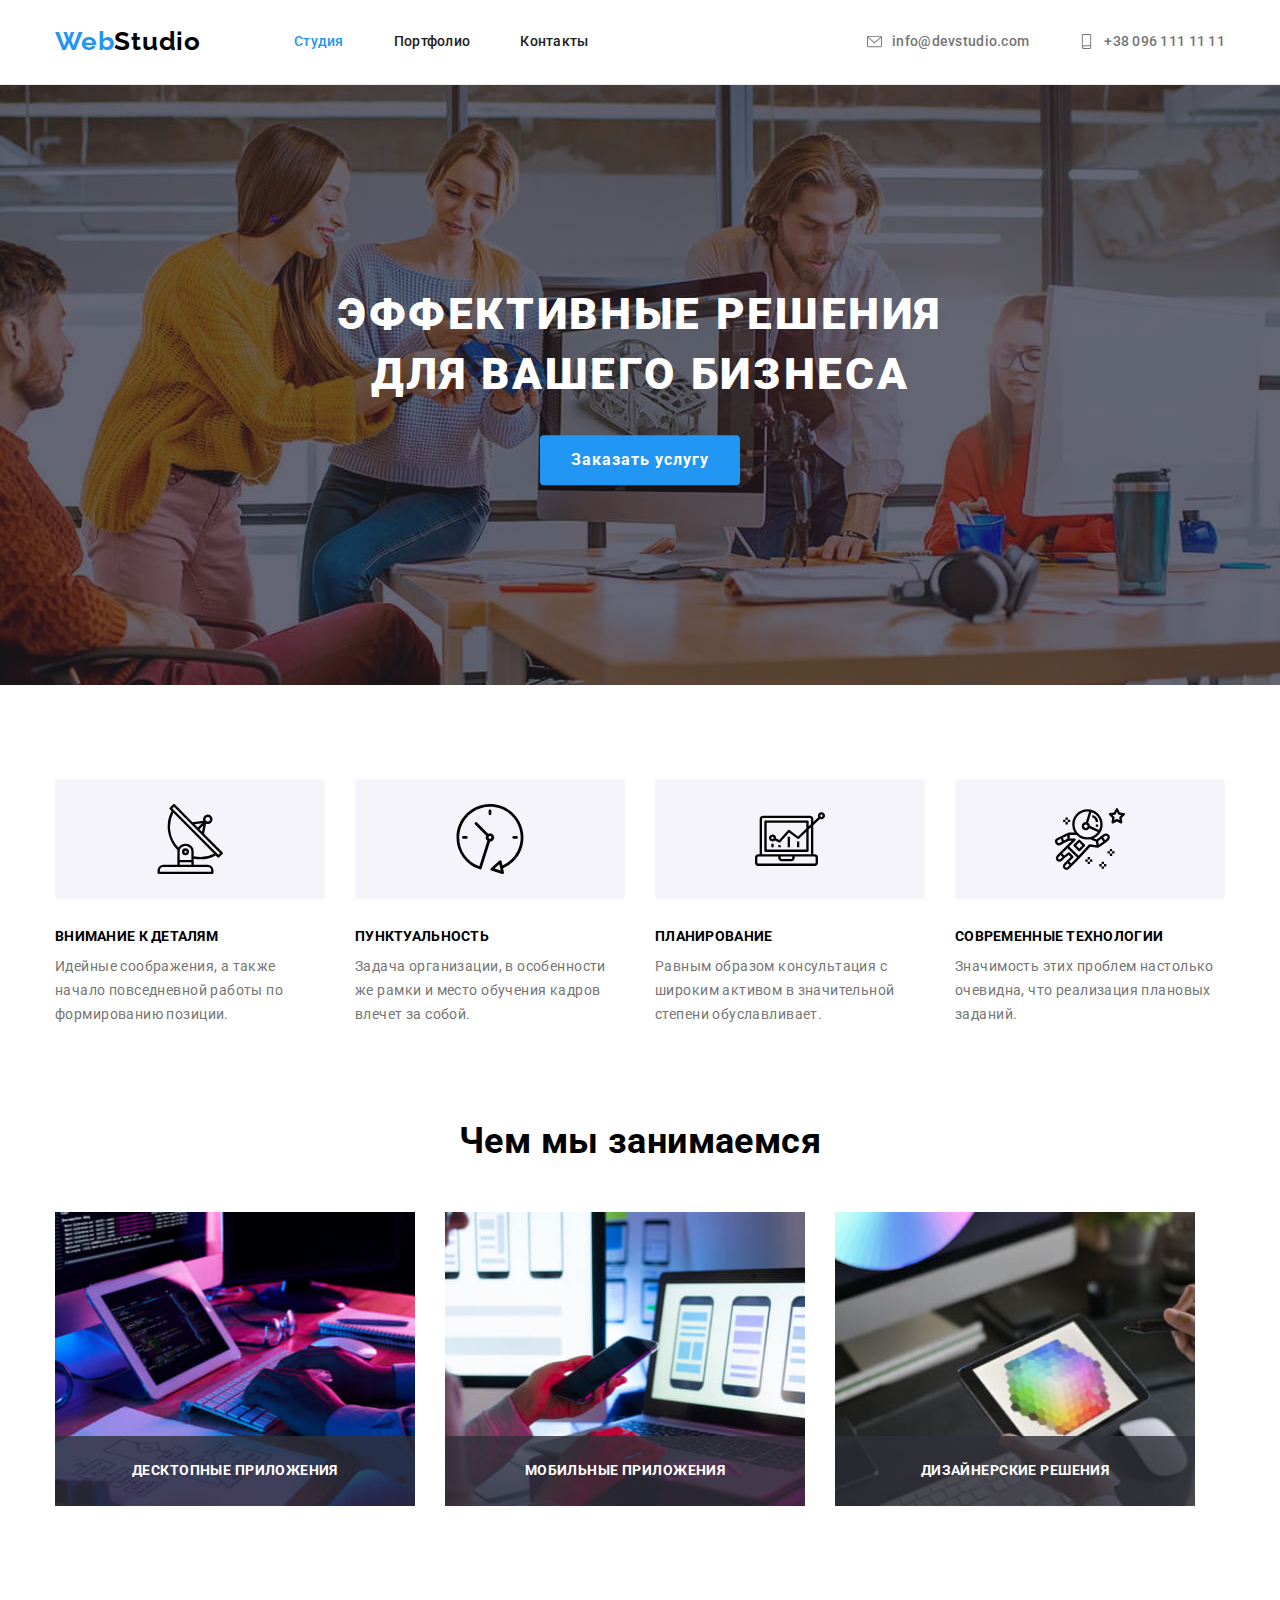
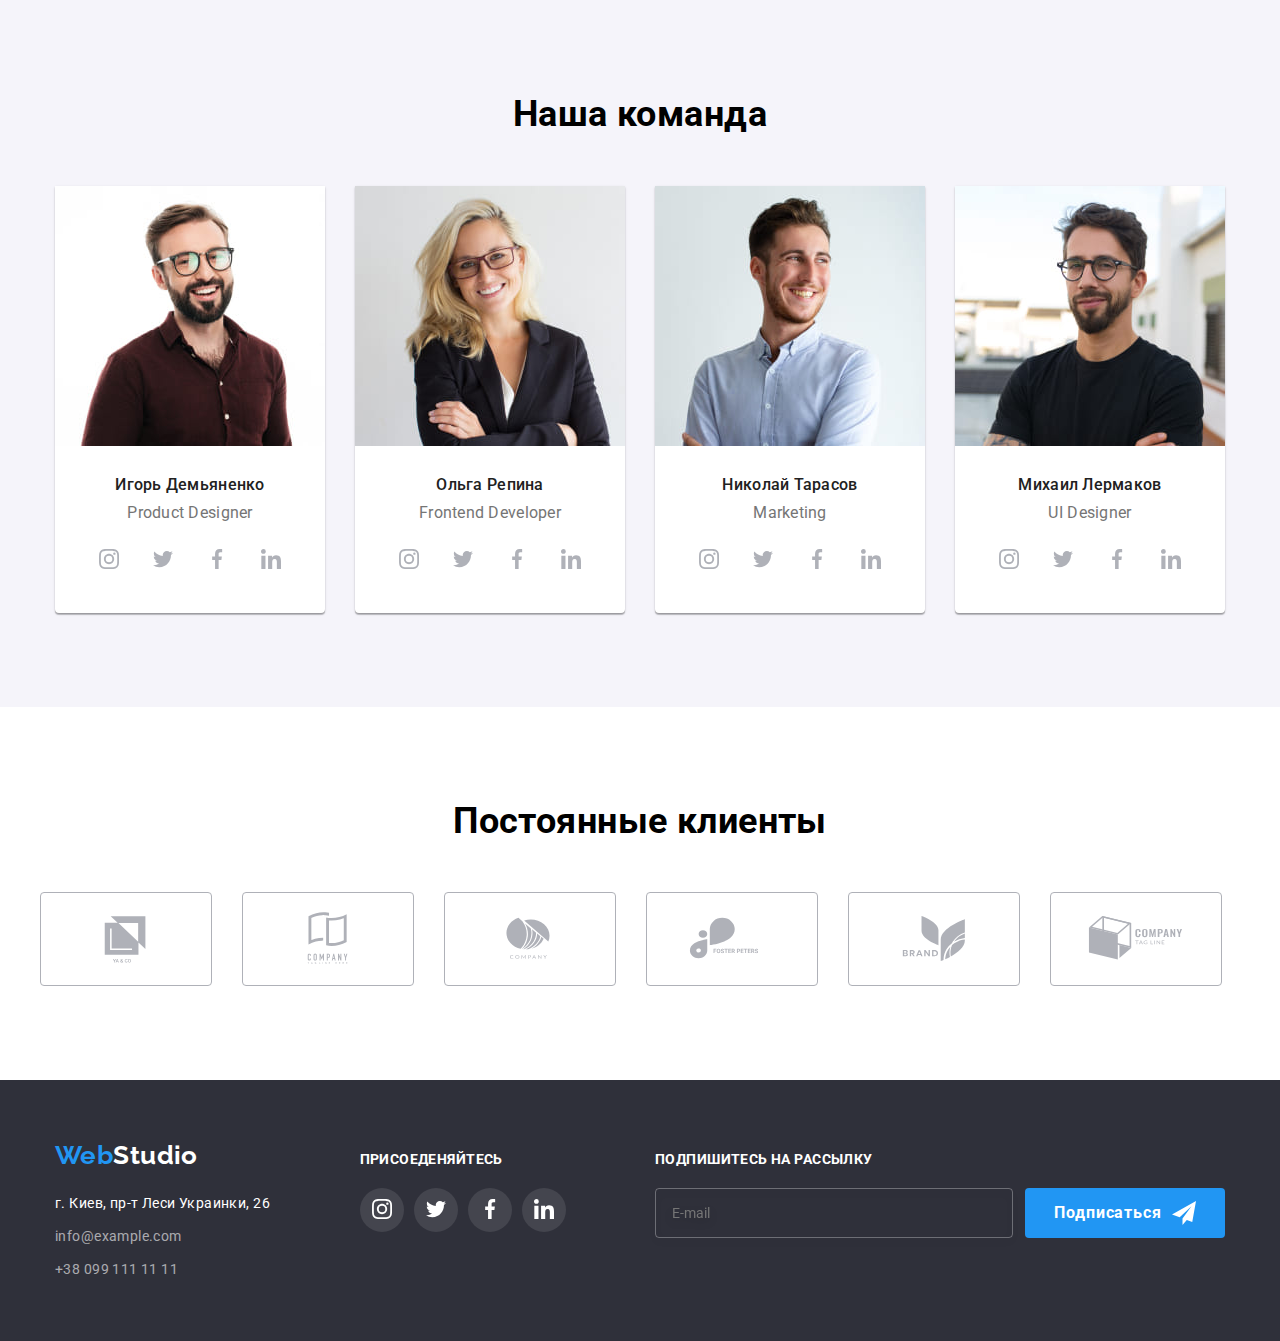
<file: index.html>
<!DOCTYPE html>
<html lang="ru">
  <head>
    <meta charset="UTF-8" />
    <meta http-equiv="X-UA-Compatible" content="IE=edge" />
    <meta name="viewport" content="width=device-width, initial-scale=1.0" />
    <link
      rel="stylesheet"
      href="https://cdnjs.cloudflare.com/ajax/libs/modern-normalize/1.1.0/modern-normalize.min.css"
    />
    <link rel="stylesheet" href="./css/main.min.css" />
    <link rel="preconnect" href="https://fonts.googleapis.com" />
    <link rel="preconnect" href="https://fonts.gstatic.com" crossorigin />
    <link
      href="https://fonts.googleapis.com/css2?family=Raleway:wght@700&display=swap"
      rel="stylesheet"
    />
    <link
      href="https://fonts.googleapis.com/css2?family=Roboto:wght@400;500;700;900&display=swap"
      rel="stylesheet"
    />

    <title>Document</title>
  </head>
  <body>
    <header>
      <div class="container flex position">
        <nav class="nav-menu">
          <a class="nav-menu__link" href="./index.html"
            ><p class="nav-menu__logo nav-menu__logo--part2">
              <span class="nav-menu__logo nav-menu__logo--part1">Web</span
              >Studio
            </p>
          </a>
          <ul class="nav-list">
            <li class="nav-list__element no-margin-left">
              <a
                class="nav-list__link nav-list__link--active"
                href="./index.html"
                >Студия</a
              >
            </li>
            <li class="nav-list__element">
              <a class="nav-list__link" href="./portfolio.html">Портфолио</a>
            </li>
            <li class="nav-list__element">
              <a class="nav-list__link" href="">Контакты</a>
            </li>
          </ul>
        </nav>
        <ul class="header-contacts">
          <li class="header-contacts__item">
            <a class="header-contacts__mail" href="mailto:info@devstudio.com">
              <svg class="mail-icon">
                <use href="./images/symbol-defs.svg#icon-envelope-1"></use>
              </svg>
              info@devstudio.com
            </a>
          </li>
          <li class="header-contacts__item">
            <a class="header-contacts__phone" href="tel:+380991111111">
              <svg class="phone-icon">
                <use href="./images/symbol-defs.svg#icon-smartphone-1"></use>
              </svg>
              +38 096 111 11 11
            </a>
          </li>
        </ul>
        <button type="button" class="nav-menu__button" data-modal-open-mobile>
          <svg class="nav-menu__svg">
            <use
              class="nav-menu__svg--open"
              href="./images/symbol-defs.svg#icon-menu_40px-1"
            ></use>
          </svg>
        </button>
      </div>
    </header>
    <main>
      <section class="hero">
        <div class="hero__block">
          <h1 class="hero-text">ЭФФЕКТИВНЫЕ РЕШЕНИЯ ДЛЯ ВАШЕГО БИЗНЕСА</h1>
          <button type="button" class="hero-button" data-modal-open>
            Заказать услугу
          </button>
        </div>
      </section>
      <section class="section">
        <h2 class="visually-hidden">Коротко о нашей компании и подходе</h2>
        <div class="container">
          <ul class="about-us">
            <li class="about-us__item">
              <div class="about-us-svg-container">
                <svg class="about-us-svg-container__svg">
                  <use href="./images/symbol-defs.svg#icon-Group"></use>
                </svg>
              </div>
              <h3 class="about-us__head">ВНИМАНИЕ К ДЕТАЛЯМ</h3>
              <p class="about-us__text">
                Идейные соображения, а также начало повседневной работы по
                формированию позиции.
              </p>
            </li>
            <li class="about-us__item">
              <div class="about-us-svg-container">
                <svg class="about-us-svg-container__svg">
                  <use href="./images/symbol-defs.svg#icon-clock-1"></use>
                </svg>
              </div>
              <h3 class="about-us__head">ПУНКТУАЛЬНОСТЬ</h3>
              <p class="about-us__text">
                Задача организации, в особенности же рамки и место обучения
                кадров влечет за собой.
              </p>
            </li>
            <li class="about-us__item">
              <div class="about-us-svg-container">
                <svg class="about-us-svg-container__svg">
                  <use href="./images/symbol-defs.svg#icon-diagram-1"></use>
                </svg>
              </div>
              <h3 class="about-us__head">ПЛАНИРОВАНИЕ</h3>
              <p class="about-us__text">
                Равным образом консультация с широким активом в значительной
                степени обуславливает.
              </p>
            </li>
            <li class="about-us__item">
              <div class="about-us-svg-container">
                <svg class="about-us-svg-container__svg">
                  <use href="./images/symbol-defs.svg#icon-astronaut-1"></use>
                </svg>
              </div>
              <h3 class="about-us__head">СОВРЕМЕННЫЕ ТЕХНОЛОГИИ</h3>
              <p class="about-us__text">
                Значимость этих проблем настолько очевидна, что реализация
                плановых заданий.
              </p>
            </li>
          </ul>
        </div>
      </section>
      <section class="section section-no-padding-top display">
        <div class="container">
          <h2 class="what-we-do">Чем мы занимаемся</h2>
          <ul class="list-settings">
            <li class="cards-wdw">
              <div class="wdw-div">
                <picture>
                  <source
                    srcset="
                      ./images/desktop/img16.jpg   1x,
                      ./images/desktop/img162x.jpg 2x
                    "
                    media="(min-width: 1199px)"
                  />
                  <img
                    src="images/photo1.jpg"
                    alt="photo from section what do we do"
                    width="370"
                    height="294"
                  />
                </picture>
                <p class="wdw-description">ДЕСКТОПНЫЕ ПРИЛОЖЕНИЯ</p>
              </div>
            </li>
            <li class="cards-wdw">
              <div class="wdw-div">
                <picture>
                  <source
                    srcset="
                      ./images/desktop/img-1.jpg   1x,
                      ./images/desktop/img2x-1.jpg 2x
                    "
                    media="(min-width: 1199px)"
                  />
                  <img
                    src="images/photo2.jpg"
                    alt="photo from section what do we do"
                    width="370"
                    height="294"
                  />
                </picture>
                <p class="wdw-description">МОБИЛЬНЫЕ ПРИЛОЖЕНИЯ</p>
              </div>
            </li>
            <li class="cards-wdw">
              <div class="wdw-div">
                <picture>
                  <source
                    srcset="
                      ./images/desktop/img-2.jpg   1x,
                      ./images/desktop/img2x-2.jpg 2x
                    "
                    media="(min-width: 1199px)" />
                  <img
                    src="images/photo3.jpg"
                    alt="photo from section what do we do"
                    width="370"
                    height="294"
                /></picture>
                <p class="wdw-description">ДИЗАЙНЕРСКИЕ РЕШЕНИЯ</p>
              </div>
            </li>
          </ul>
        </div>
      </section>
      <section class="section our-team-background">
        <div class="container">
          <h2 class="name-section">Наша команда</h2>
          <ul class="list-settings">
            <li class="cards">
              <picture>
                <source
                  srcset="
                    ./images/mobile/img.jpg   1x,
                    ./images/mobile/img2x.jpg 2x
                  "
                  media="(max-width: 767px)"
                />
                <source
                  srcset="
                    ./images/desktop/img-3.jpg   1x,
                    ./images/desktop/img2x-3.jpg 2x
                  "
                  media="(min-width: 1199px)"
                />
                <source
                  srcset="
                    ./images/tablet/img.jpg   1x,
                    ./images/tablet/img2x.jpg 2x
                  "
                  media="(min-width: 768px)"
                />
                <img
                  class="cards__img"
                  src="images/igordemyanenko.jpg"
                  alt="photo from section our team"
                />
              </picture>
              <div class="our-teammate-block">
                <h3 class="our-teammate-block__name">Игорь Демьяненко</h3>
                <p class="our-teammate-block__position">Product Designer</p>
                <ul class="our-teammate__follow">
                  <li class="list-icons-item">
                    <button class="button-icons-follow">
                      <svg class="follow-us-icons">
                        <use
                          href="./images/symbol-defs.svg#icon-instagram-2"
                        ></use>
                      </svg>
                    </button>
                  </li>
                  <li class="list-icons-item">
                    <button class="button-icons-follow">
                      <svg class="follow-us-icons">
                        <use
                          href="./images/symbol-defs.svg#icon-twitter-1"
                        ></use>
                      </svg>
                    </button>
                  </li>
                  <li class="list-icons-item">
                    <button class="button-icons-follow">
                      <svg class="follow-us-icons">
                        <use
                          href="./images/symbol-defs.svg#icon-facebook-1"
                        ></use>
                      </svg>
                    </button>
                  </li>
                  <li class="list-icons-item">
                    <button class="button-icons-follow">
                      <svg class="follow-us-icons">
                        <use
                          href="./images/symbol-defs.svg#icon-linkedin-1"
                        ></use>
                      </svg>
                    </button>
                  </li>
                </ul>
              </div>
            </li>
            <li class="cards">
              <picture>
                <source
                  srcset="
                    ./images/mobile/img-1.jpg   1x,
                    ./images/mobile/img2x-1.jpg 2x
                  "
                  media="(max-width: 767px)"
                />
                <source
                  srcset="
                    ./images/desktop/img-4.jpg   1x,
                    ./images/desktop/img2x-4.jpg 2x
                  "
                  media="(min-width: 1199px)"
                />
                <source
                  srcset="
                    ./images/tablet/img-1.jpg   1x,
                    ./images/tablet/img2x-1.jpg 2x
                  "
                  media="(min-width: 768px)"
                />
                <img
                  class="cards__img"
                  src="images/olgarepina.jpg"
                  alt="photo from section our team"
                />
              </picture>
              <div class="our-teammate-block">
                <h3 class="our-teammate-block__name">Ольга Репина</h3>
                <p class="our-teammate-block__position">Frontend Developer</p>
                <ul class="our-teammate__follow">
                  <li class="list-icons-item">
                    <button class="button-icons-follow">
                      <svg class="follow-us-icons">
                        <use
                          href="./images/symbol-defs.svg#icon-instagram-2"
                        ></use>
                      </svg>
                    </button>
                  </li>
                  <li class="list-icons-item">
                    <button class="button-icons-follow">
                      <svg class="follow-us-icons">
                        <use
                          href="./images/symbol-defs.svg#icon-twitter-1"
                        ></use>
                      </svg>
                    </button>
                  </li>
                  <li class="list-icons-item">
                    <button class="button-icons-follow">
                      <svg class="follow-us-icons">
                        <use
                          href="./images/symbol-defs.svg#icon-facebook-1"
                        ></use>
                      </svg>
                    </button>
                  </li>
                  <li class="list-icons-item">
                    <button class="button-icons-follow">
                      <svg class="follow-us-icons">
                        <use
                          href="./images/symbol-defs.svg#icon-linkedin-1"
                        ></use>
                      </svg>
                    </button>
                  </li>
                </ul>
              </div>
            </li>
            <li class="cards">
              <picture>
                <source
                  srcset="
                    ./images/mobile/img-2.jpg   1x,
                    ./images/mobile/img2x-2.jpg 2x
                  "
                  media="(max-width: 767px)"
                />
                <source
                  srcset="
                    ./images/desktop/img-5.jpg   1x,
                    ./images/desktop/img2x-5.jpg 2x
                  "
                  media="(min-width: 1199px)"
                />
                <source
                  srcset="
                    ./images/tablet/img-2.jpg   1x,
                    ./images/tablet/img2x-2.jpg 2x
                  "
                  media="(min-width: 768px)"
                />
                <img
                  class="cards__img"
                  src="images/nikolaitarasov.jpg"
                  alt="photo from section our team"
                />
              </picture>
              <div class="our-teammate-block">
                <h3 class="our-teammate-block__name">Николай Тарасов</h3>
                <p class="our-teammate-block__position">Marketing</p>
                <ul class="our-teammate__follow">
                  <li class="list-icons-item">
                    <button class="button-icons-follow">
                      <svg class="follow-us-icons">
                        <use
                          href="./images/symbol-defs.svg#icon-instagram-2"
                        ></use>
                      </svg>
                    </button>
                  </li>
                  <li class="list-icons-item">
                    <button class="button-icons-follow">
                      <svg class="follow-us-icons">
                        <use
                          href="./images/symbol-defs.svg#icon-twitter-1"
                        ></use>
                      </svg>
                    </button>
                  </li>
                  <li class="list-icons-item">
                    <button class="button-icons-follow">
                      <svg class="follow-us-icons">
                        <use
                          href="./images/symbol-defs.svg#icon-facebook-1"
                        ></use>
                      </svg>
                    </button>
                  </li>
                  <li class="list-icons-item">
                    <button class="button-icons-follow">
                      <svg class="follow-us-icons">
                        <use
                          href="./images/symbol-defs.svg#icon-linkedin-1"
                        ></use>
                      </svg>
                    </button>
                  </li>
                </ul>
              </div>
            </li>
            <li class="cards">
              <picture>
                <source
                  srcset="
                    ./images/mobile/img-3.jpg   1x,
                    ./images/mobile/img2x-3.jpg 2x
                  "
                  media="(max-width: 767px)"
                />
                <source
                  srcset="
                    ./images/desktop/img-6.jpg   1x,
                    ./images/desktop/img2x-6.jpg 2x
                  "
                  media="(min-width: 1199px)"
                />
                <source
                  srcset="
                    ./images/tablet/img-3.jpg   1x,
                    ./images/tablet/img2x-3.jpg 2x
                  "
                  media="(min-width: 768px)"
                />
                <img
                  class="cards__img"
                  src="images/mikhailermakov.jpg"
                  alt="photo from section our team"
                />
              </picture>
              <div class="our-teammate-block">
                <h3 class="our-teammate-block__name">Михаил Лермаков</h3>
                <p class="our-teammate-block__position">UI Designer</p>
                <ul class="our-teammate__follow">
                  <li class="list-icons-item">
                    <button class="button-icons-follow">
                      <svg class="follow-us-icons">
                        <use
                          href="./images/symbol-defs.svg#icon-instagram-2"
                        ></use>
                      </svg>
                    </button>
                  </li>
                  <li class="list-icons-item">
                    <button class="button-icons-follow">
                      <svg class="follow-us-icons">
                        <use
                          href="./images/symbol-defs.svg#icon-twitter-1"
                        ></use>
                      </svg>
                    </button>
                  </li>
                  <li class="list-icons-item">
                    <button class="button-icons-follow">
                      <svg class="follow-us-icons">
                        <use
                          href="./images/symbol-defs.svg#icon-facebook-1"
                        ></use>
                      </svg>
                    </button>
                  </li>
                  <li class="list-icons-item">
                    <button class="button-icons-follow">
                      <svg class="follow-us-icons">
                        <use
                          href="./images/symbol-defs.svg#icon-linkedin-1"
                        ></use>
                      </svg>
                    </button>
                  </li>
                </ul>
              </div>
            </li>
          </ul>
        </div>
      </section>
      <section class="section">
        <div class="container container--fix">
          <h2 class="name-section">Постоянные клиенты</h2>
          <ul class="client">
            <li class="client-list">
              <a href="" class="client-list__button">
                <svg class="client-list__logo">
                  <use href="./images/symbol-defs.svg#icon-Logo"></use>
                </svg>
              </a>
            </li>
            <li class="client-list">
              <a href="" class="client-list__button">
                <svg class="client-list__logo">
                  <use href="./images/symbol-defs.svg#icon-Logo-1"></use>
                </svg>
              </a>
            </li>
            <li class="client-list">
              <a href="" class="client-list__button">
                <svg class="client-list__logo">
                  <use href="./images/symbol-defs.svg#icon-Logo-2"></use>
                </svg>
              </a>
            </li>
            <li class="client-list">
              <a href="" class="client-list__button">
                <svg class="client-list__logo">
                  <use href="./images/symbol-defs.svg#icon-Logo-3"></use>
                </svg>
              </a>
            </li>
            <li class="client-list">
              <a href="" class="client-list__button">
                <svg class="client-list__logo">
                  <use href="./images/symbol-defs.svg#icon-Logo-4"></use>
                </svg>
              </a>
            </li>
            <li class="client-list">
              <a href="" class="client-list__button">
                <svg class="client-list__logo">
                  <use href="./images/symbol-defs.svg#icon-Logo-5"></use>
                </svg>
              </a>
            </li>
          </ul>
        </div>
      </section>
    </main>
    <footer class=" footer-background">
      <div class="container footer-box">
        <div class="footer-contact-box">
          <a class="footer-logo-link" href="./index.html">
            <span class="footer-logo-web">Web</span>Studio
          </a>
          <address class="footer-adress-margin flex">
            <ul class="footer-contact-list">
              <li class="footer-item">
                <a class="footer-adress" href=""
                  >г. Киев, пр-т Леси Украинки, 26</a
                >
              </li>
              <li class="footer-item">
                <a class="footer-link" href="mailto:info@example.com"
                  >info@example.com</a
                >
              </li>
              <li class="footer-item">
                <a class="footer-link" href="tel:+380991111111"
                  >+38 099 111 11 11</a
                >
              </li>
            </ul>
          </address>
        </div>
        <div class="footer-follow-block">
          <p class="follow-text">ПРИСОЕДЕНЯЙТЕСЬ</p>
          <ul class="footer-list-icons flex">
            <li class="footer-list-icons-item">
              <button class="footer-button-icons-follow">
                <svg class="footer-follow-us-icons">
                  <use href="./images/symbol-defs.svg#icon-instagram-2"></use>
                </svg>
              </button>
            </li>
            <li class="footer-list-icons-item">
              <button class="footer-button-icons-follow">
                <svg class="footer-follow-us-icons">
                  <use href="./images/symbol-defs.svg#icon-twitter-1"></use>
                </svg>
              </button>
            </li>
            <li class="footer-list-icons-item">
              <button class="footer-button-icons-follow">
                <svg class="footer-follow-us-icons">
                  <use href="./images/symbol-defs.svg#icon-facebook-1"></use>
                </svg>
              </button>
            </li>
            <li class="footer-list-icons-item">
              <button class="footer-button-icons-follow">
                <svg class="footer-follow-us-icons">
                  <use href="./images/symbol-defs.svg#icon-linkedin-1"></use>
                </svg>
              </button>
            </li>
          </ul>
        </div>
        <div class="footer-follow-telegram-box">
          <span class="follow-text">Подпишитесь на рассылку</span>
          <div class="footer-follow-telegram">
            <input
              placeholder="E-mail"
              class="mail-input"
              type="text"
              name="mail"
            />
            <button type="submit" class="button-telegram">
              Подписаться
              <svg class="svg-telegram">
                <use href="./images/symbol-defs.svg#icon-icon-send"></use>
              </svg>
            </button>
          </div>
        </div>
      </div>
    </footer>
    <div class="backdrop is-hidden" data-modal>
      <div class="modal">
        <button class="modal-button-close" data-modal-close>
          <svg class="svg-icon-close-button">
            <use href="./images/symbol-defs.svg#icon-close-button"></use>
          </svg>
        </button>
        <div>
          <h2 class="form-topic">Оставьте свои данные, мы вам перезвоним</h2>
          <form class="form-block">
            <div class="form-div">
              <label class="label-settings">
                <span class="form-name">Имя</span></label
              >
              <input
                class="input-settings input-padding"
                type="text"
                name="name"
              />
              <svg class="form-svg-settings">
                <use
                  href="./images/symbol-defs.svg#icon-person-black-18dp-1"
                ></use>
              </svg>
            </div>

            <div class="form-div">
              <label class="label-settings">
                <span class="form-name">Телефон</span></label
              >
              <input
                class="input-settings input-padding"
                type="tel"
                name="tel"
              />
              <svg class="form-svg-settings">
                <use
                  href="./images/symbol-defs.svg#icon-phone-black-18dp-1"
                ></use>
              </svg>
            </div>

            <div class="form-div">
              <label class="label-settings">
                <span class="form-name">Почта</span></label
              >
              <input
                class="input-settings input-padding"
                type="text"
                name="mail"
              />
              <svg class="form-svg-settings">
                <use
                  href="./images/symbol-defs.svg#icon-email-black-18dp-1"
                ></use>
              </svg>
            </div>

            <label class="label-settings">
              <span class="form-name">Комментарий</span>
              <textarea
                class="input-settings textarea-padding"
                name="comment"
                id="comment"
                cols="30"
                rows="5"
                placeholder="Введите текст"
              ></textarea>
            </label>
            <div class="policy-div">
              <input
                type="checkbox"
                class="input-check is-hidden"
                id="input-check"
                name="policy"
              />
              <label for="input-check" class="check-text"
                ><span class="policy-text"
                  >Соглашаюсь с рассылкой и принимаю</span
                ><a class="policy" href="">Условия договора</a></label
              >
            </div>
            <button type="submit" class="submit-button">Отправить</button>
          </form>
        </div>
      </div>
    </div>

    <div class="backdrop is-hidden" data-modal-mobile>
      <div class="nav-modal">
        <button type="button" class="nav-modal__button" data-modal-close-mobile>
          <svg class="nav-menu__svg">
            <use
              class="nav-menu___svg--close"
              href="./images/symbol-defs.svg#icon-close_40px-1"
            ></use>
          </svg>
        </button>
        <ul class="nav-root">
          <li class="nav-root__li">
            <a class="nav-root__item nav-root__item--active" href="./index.html"
              >Студия</a
            >
          </li>
          <li class="nav-root__li">
            <a class="nav-root__item" href="./portfolio.html">Портфолио</a>
          </li>
          <li class="nav-root__li">
            <a class="nav-root__item" href="">Контакты</a>
          </li>
        </ul>
        <ul class="nav-modal-contact">
          <li class="nav-modal-contact__li">
            <a class="nav-modal-contact__item" href="tel:+380961111111"
              >+38 096 111 11 11</a
            >
          </li  class="nav-root__li">
          <li class="nav-modal-contact__li">
            <a class="nav-modal-contact__item" href="mailto:info@devstudio.com"
              >info@devstudio.com</a
            >
          </li>
        </ul>
        <ul class="nav-follov">
          <li>
            <a class="nav-follov__item" href="">Instagram</a>
          </li>
          <li>
            <a class="nav-follov__item" href=""
              ><span class="nav-follov__item--stick">|</span>Twitter</a
            >
          </li>
          <li>
            <a class="nav-follov__item" href=""
              ><span class="nav-follov__item--stick">|</span>Facebook</a
            >
          </li>
          <li>
            <a class="nav-follov__item" href=""
              ><span class="nav-follov__item--stick">|</span>Linkedin</a
            >
          </li>
        </ul>
      </div>
    </div>
    <script src="./js/modal.js"></script>
    <script src="./js/mobile-menu.js"></script>
  </body>
</html>
</file>
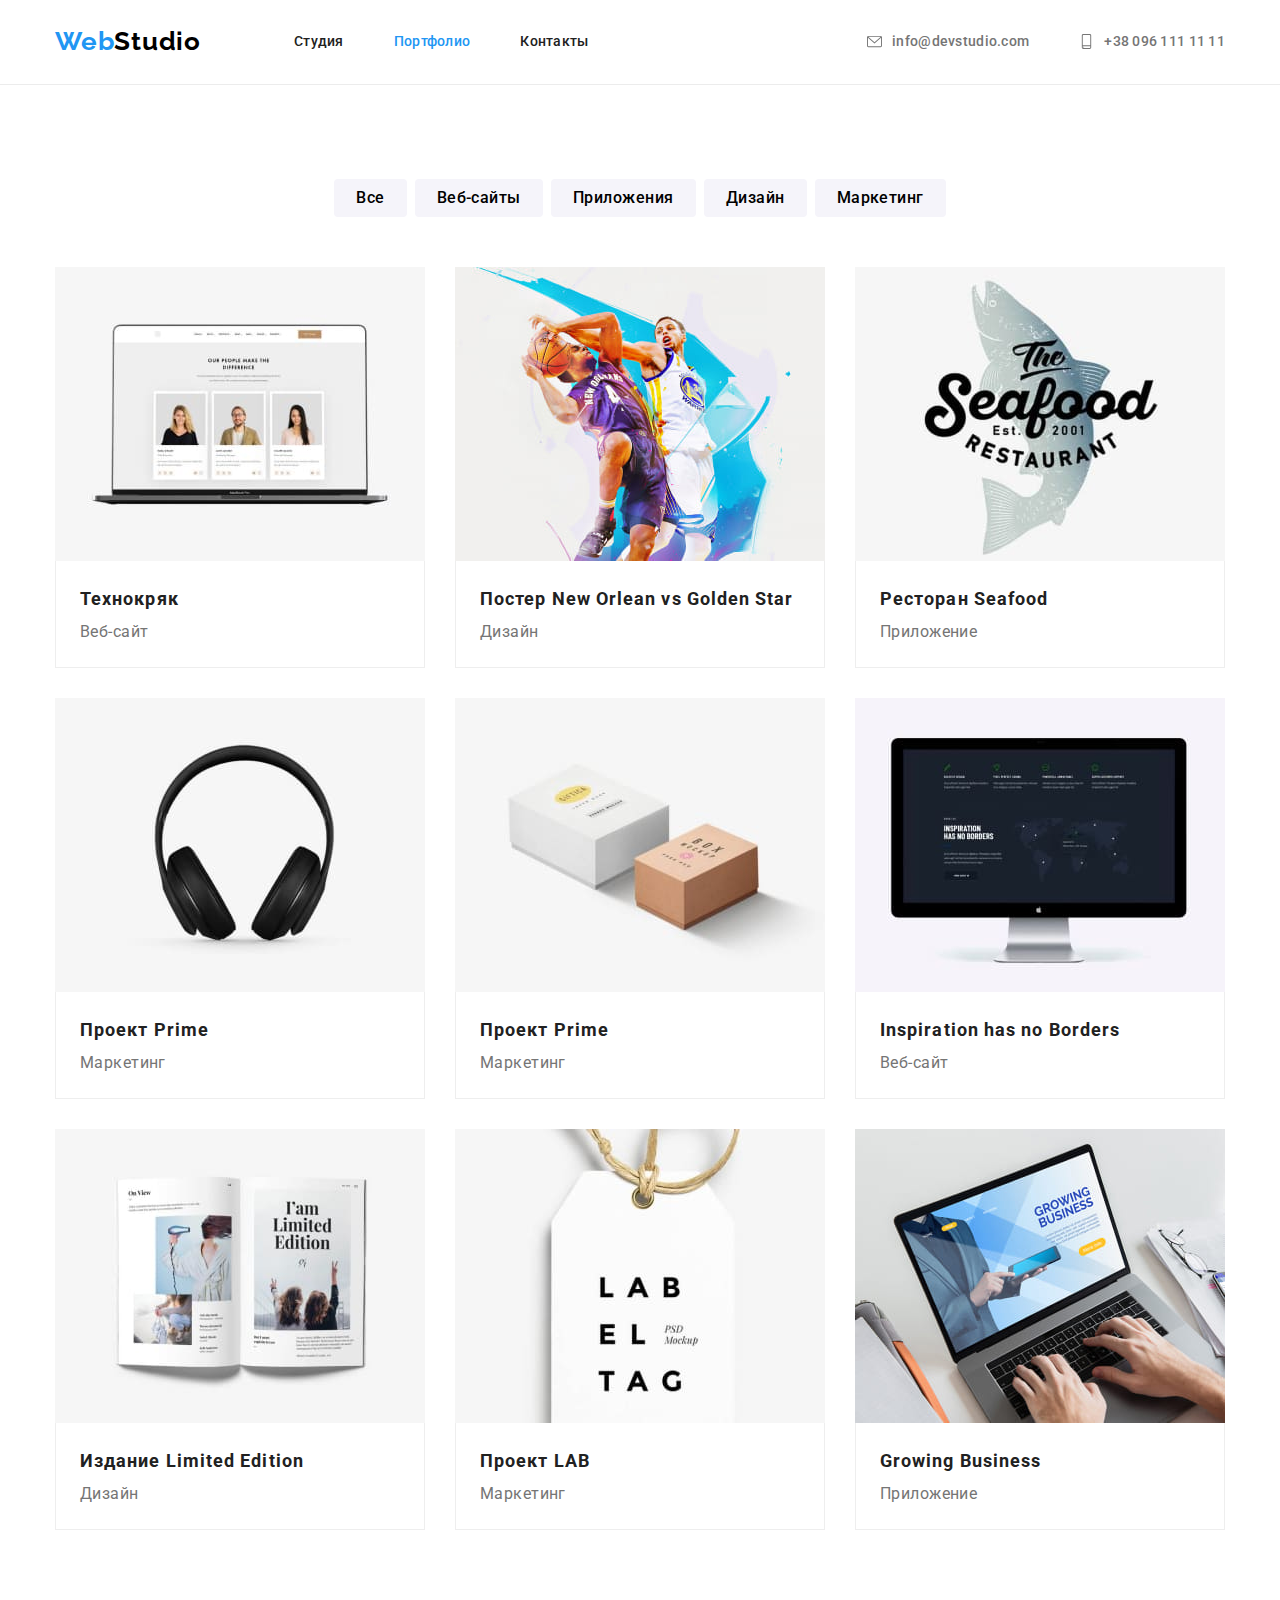
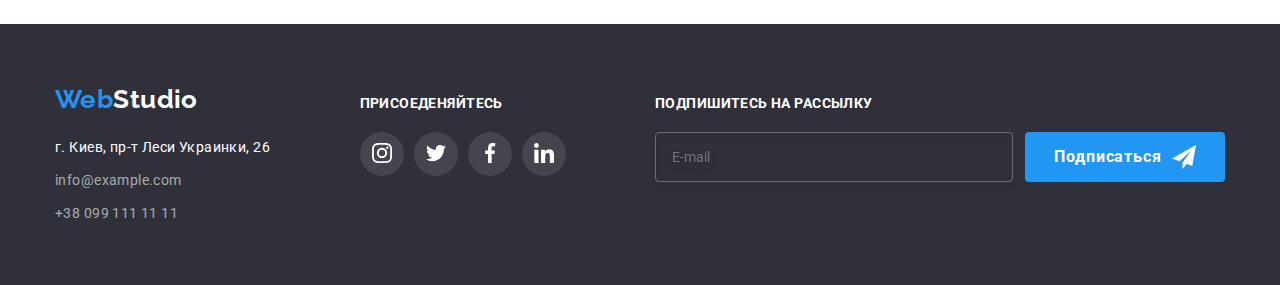
<file: portfolio.html>
<!DOCTYPE html>
<html lang="ru">
  <head>
    <meta charset="UTF-8" />
    <meta http-equiv="X-UA-Compatible" content="IE=edge" />
    <meta name="viewport" content="width=device-width, initial-scale=1.0" />
    <link
      rel="stylesheet"
      href="https://cdnjs.cloudflare.com/ajax/libs/modern-normalize/1.1.0/modern-normalize.min.css"
    />
    <link rel="stylesheet" href="./css/main.min.css" />
    <link rel="preconnect" href="https://fonts.googleapis.com" />
    <link rel="preconnect" href="https://fonts.gstatic.com" crossorigin />
    <link
      href="https://fonts.googleapis.com/css2?family=Raleway:wght@700&display=swap"
      rel="stylesheet"
    />
    <link
      href="https://fonts.googleapis.com/css2?family=Roboto:wght@400;500;700;900&display=swap"
      rel="stylesheet"
    />

    <title>Document</title>
  </head>
  <body>
    <header>
      <div class="container flex position">
        <nav class="nav-menu">
          <a class="nav-menu__link" href="./index.html"
            ><p class="nav-menu__logo nav-menu__logo--part2">
              <span class="nav-menu__logo nav-menu__logo--part1">Web</span
              >Studio
            </p>
          </a>
          <ul class="nav-list">
            <li class="nav-list__element no-margin-left">
              <a class="nav-list__link" href="./index.html">Студия</a>
            </li>
            <li class="nav-list__element">
              <a
                class="nav-list__link nav-list__link--active"
                href="./portfolio.html"
                >Портфолио</a
              >
            </li>
            <li class="nav-list__element">
              <a class="nav-list__link" href="">Контакты</a>
            </li>
          </ul>
        </nav>
        <ul class="header-contacts">
          <li class="header-contacts__item">
            <a class="header-contacts__mail" href="mailto:info@devstudio.com">
              <svg class="mail-icon">
                <use href="./images/symbol-defs.svg#icon-envelope-1"></use>
              </svg>
              info@devstudio.com
            </a>
          </li>
          <li class="header-contacts__item">
            <a class="header-contacts__phone" href="tel:+380991111111">
              <svg class="phone-icon">
                <use href="./images/symbol-defs.svg#icon-smartphone-1"></use>
              </svg>
              +38 096 111 11 11
            </a>
          </li>
        </ul>
        <button type="button" class="nav-menu__button" data-modal-open-mobile>
          <svg class="nav-menu__svg">
            <use
              class="nav-menu__svg--open"
              href="./images/symbol-defs.svg#icon-menu_40px-1"
            ></use>
          </svg>
        </button>
      </div>
    </header>
    <main>
      <section class="section">
        <div class="container">
          <h1 class="visually-hidden">Наши проекты</h1>
          <ul class="filtres-list">
            <li class="filtres-list__item">
              <button type="button" class="filtres-list__button">Все</button>
            </li>
            <li class="filtres-list__item">
              <button type="button" class="filtres-list__button">
                Веб-сайты
              </button>
            </li>
            <li class="filtres-list__item">
              <button type="button" class="filtres-list__button">
                Приложения
              </button>
            </li>
            <li class="filtres-list__item">
              <button type="button" class="filtres-list__button">Дизайн</button>
            </li>
            <li class="filtres-list__item">
              <button type="button" class="filtres-list__button">
                Маркетинг
              </button>
            </li>
          </ul>
          <ul class="projects-list">
            <li class="projects-list__card">
              <a class="projects-list__link" href=""
                ><div class="slider">
                  <picture>
                    <source
                      srcset="
                        ./images/mobile/img-4.jpg   1x,
                        ./images/mobile/img2x-4.jpg 2x
                      "
                      media="(max-width: 767px)"
                    />
                    <source
                      srcset="
                        ./images/desktop/img-7.jpg   1x,
                        ./images/desktop/img2x-7.jpg 2x
                      "
                      media="(min-width: 1199px)"
                    />
                    <source
                      srcset="
                        ./images/tablet/img-4.jpg   1x,
                        ./images/tablet/img2x-4.jpg 2x
                      "
                      media="(min-width: 768px)"
                    />
                    <img
                      class="project-label"
                      src="images/Technocrack.jpg"
                      alt="Technocrack"
                    />
                  </picture>
                  <p class="slider__text">
                    Ресурс предлагает комплексные предложения с разным уровнем
                    функционала и сервисов. Все это позволит посетителю получить
                    исчерпывающие сведения о компании или частном лице.
                  </p>
                </div>
                <div class="project-description">
                  <h2 class="project-description__name">Технокряк</h2>
                  <p class="project-description__type">Веб-сайт</p>
                </div></a
              >
            </li>
            <li class="projects-list__card">
              <a class="projects-list__link" href=""
                ><div class="slider">
                  <picture>
                    <source
                      srcset="
                        ./images/mobile/img-5.jpg   1x,
                        ./images/mobile/img2x-5.jpg 2x
                      "
                      media="(max-width: 767px)"
                    />
                    <source
                      srcset="
                        ./images/desktop/img-8.jpg   1x,
                        ./images/desktop/img2x-8.jpg 2x
                      "
                      media="(min-width: 1199px)"
                    />
                    <source
                      srcset="
                        ./images/tablet/img-5.jpg   1x,
                        ./images/tablet/img2x-5.jpg 2x
                      "
                      media="(min-width: 768px)"
                    />
                    <img
                      class="project-label"
                      src="images/NewOrleanVsGoldenStar.jpg"
                      alt="NewOrleanVsGoldenStar"
                    />
                  </picture>
                  <p class="slider__text">
                    Ресурс предлагает комплексные предложения с разным уровнем
                    функционала и сервисов. Все это позволит посетителю получить
                    исчерпывающие сведения о компании или частном лице.
                  </p>
                </div>
                <div class="project-description">
                  <h2 class="project-description__name">
                    Постер New Orlean vs Golden Star
                  </h2>
                  <p class="project-description__type">Дизайн</p>
                </div></a
              >
            </li>
            <li class="projects-list__card">
              <a class="projects-list__link" href=""
                ><div class="slider">
                  <picture>
                    <source
                      srcset="
                        ./images/mobile/img-6.jpg   1x,
                        ./images/mobile/img2x-6.jpg 2x
                      "
                      media="(max-width: 767px)"
                    />
                    <source
                      srcset="
                        ./images/desktop/img-9.jpg   1x,
                        ./images/desktop/img2x-9.jpg 2x
                      "
                      media="(min-width: 1199px)"
                    />
                    <source
                      srcset="
                        ./images/tablet/img-6.jpg   1x,
                        ./images/tablet/img2x-6.jpg 2x
                      "
                      media="(min-width: 768px)"
                    />
                    <img
                      class="project-label"
                      src="images/Seafood.jpg"
                      alt="Seafood"
                    />
                  </picture>
                  <p class="slider__text">
                    Ресурс предлагает комплексные предложения с разным уровнем
                    функционала и сервисов. Все это позволит посетителю получить
                    исчерпывающие сведения о компании или частном лице.
                  </p>
                </div>
                <div class="project-description">
                  <h2 class="project-description__name">Ресторан Seafood</h2>
                  <p class="project-description__type">Приложение</p>
                </div></a
              >
            </li>
            <li class="projects-list__card">
              <a class="projects-list__link" href=""
                ><div class="slider">
                  <picture> 
                    <source
                      srcset="
                        ./images/mobile/img-7.jpg   1x,
                        ./images/mobile/img2x-7.jpg 2x
                      "
                      media="(max-width: 767px)"
                    />
                    <source
                      srcset="
                        ./images/desktop/img-10.jpg   1x,
                        ./images/desktop/img2x-10.jpg 2x
                      "
                      media="(min-width: 1199px)"
                    />
                    <source
                      srcset="
                        ./images/tablet/img-7.jpg   1x,
                        ./images/tablet/img2x-7.jpg 2x
                      "
                      media="(min-width: 768px)"
                    />
                    <img
                      class="project-label"
                      src="images/PrimeProject.jpg"
                      alt="PrimeProject"
                    />
                  </picture>
                  <p class="slider__text">
                    Ресурс предлагает комплексные предложения с разным уровнем
                    функционала и сервисов. Все это позволит посетителю получить
                    исчерпывающие сведения о компании или частном лице.
                  </p>
                </div>
                <div class="project-description">
                  <h2 class="project-description__name">Проект Prime</h2>
                  <p class="project-description__type">Маркетинг</p>
                </div></a
              >
            </li>
            <li class="projects-list__card">
              <a class="projects-list__link" href=""
                ><div class="slider">
                  <picture>
                    <source
                      srcset="
                        ./images/mobile/img-8.jpg   1x,
                        ./images/mobile/img2x-8.jpg 2x
                      "
                      media="(max-width: 767px)"
                    />
                    <source
                      srcset="
                        ./images/desktop/img-11.jpg   1x,
                        ./images/desktop/img2x-11.jpg 2x
                      "
                      media="(min-width: 1199px)"
                    />
                    <source
                      srcset="
                        ./images/tablet/img-8.jpg   1x,
                        ./images/tablet/img2x-8.jpg 2x
                      "
                      media="(min-width: 768px)"
                    />
                    <img
                      class="project-label"
                      src="images/BoxesProject.jpg"
                      alt="BoxesProject"
                    />
                  </picture>
                  <p class="slider__text">
                    Ресурс предлагает комплексные предложения с разным уровнем
                    функционала и сервисов. Все это позволит посетителю получить
                    исчерпывающие сведения о компании или частном лице.
                  </p>
                </div>
                <div class="project-description">
                  <h2 class="project-description__name">Проект Prime</h2>
                  <p class="project-description__type">Маркетинг</p>
                </div></a
              >
            </li>
            <li class="projects-list__card">
              <a class="projects-list__link" href=""
                ><div class="slider">
                  <picture>
                    <source
                      srcset="
                        ./images/mobile/img-9.jpg   1x,
                        ./images/mobile/img2x-9.jpg 2x
                      "
                      media="(max-width: 767px)"
                    />
                    <source
                      srcset="
                        ./images/desktop/img-12.jpg   1x,
                        ./images/desktop/img2x-12.jpg 2x
                      "
                      media="(min-width: 1199px)"
                    />
                    <source
                      srcset="
                        ./images/tablet/img-9.jpg   1x,
                        ./images/tablet/img2x-9.jpg 2x
                      "
                      media="(min-width: 768px)"
                    />
                    <img
                      class="project-label"
                      src="images/InspirationHasNoBorders.jpg"
                      alt="InspirationHasNoBorders"
                    />
                  </picture>
                  <p class="slider__text">
                    Ресурс предлагает комплексные предложения с разным уровнем
                    функционала и сервисов. Все это позволит посетителю получить
                    исчерпывающие сведения о компании или частном лице.
                  </p>
                </div>
                <div class="project-description">
                  <h2 class="project-description__name">
                    Inspiration has no Borders
                  </h2>
                  <p class="project-description__type">Веб-сайт</p>
                </div></a
              >
            </li>
            <li class="projects-list__card">
              <a class="projects-list__link" href=""
                ><div class="slider">
                  <picture>
                    <source
                      srcset="
                        ./images/mobile/img-10.jpg   1x,
                        ./images/mobile/img2x-10.jpg 2x
                      "
                      media="(max-width: 767px)"
                    />
                    <source
                      srcset="
                        ./images/desktop/img-13.jpg   1x,
                        ./images/desktop/img2x-13.jpg 2x
                      "
                      media="(min-width: 1199px)"
                    />
                    <source
                      srcset="
                        ./images/tablet/img-10.jpg   1x,
                        ./images/tablet/img2x-10.jpg 2x
                      "
                      media="(min-width: 768px)"
                    />
                    <img
                      class="project-label"
                      src="images/LimitedEdition.jpg"
                      alt="LimitedEdition"
                    />
                  </picture>
                  <p class="slider__text">
                    Ресурс предлагает комплексные предложения с разным уровнем
                    функционала и сервисов. Все это позволит посетителю получить
                    исчерпывающие сведения о компании или частном лице.
                  </p>
                </div>
                <div class="project-description">
                  <h2 class="project-description__name">
                    Издание Limited Edition
                  </h2>
                  <p class="project-description__type">Дизайн</p>
                </div></a
              >
            </li>
            <li class="projects-list__card">
              <a class="projects-list__link" href=""
                ><div class="slider">
                  <picture>
                    <source
                      srcset="
                        ./images/mobile/img-11.jpg   1x,
                        ./images/mobile/img2x-11.jpg 2x
                      "
                      media="(max-width: 767px)"
                    />
                    <source
                      srcset="
                        ./images/desktop/img-14.jpg   1x,
                        ./images/desktop/img2x-14.jpg 2x
                      "
                      media="(min-width: 1199px)"
                    />
                    <source
                      srcset="
                        ./images/tablet/img-11.jpg   1x,
                        ./images/tablet/img2x-11.jpg 2x
                      "
                      media="(min-width: 768px)"
                    />
                    <img
                      class="project-label"
                      src="images/LabProject.jpg"
                      alt="LabProject"
                    />
                  </picture>
                  <p class="slider__text">
                    Ресурс предлагает комплексные предложения с разным уровнем
                    функционала и сервисов. Все это позволит посетителю получить
                    исчерпывающие сведения о компании или частном лице.
                  </p>
                </div>
                <div class="project-description">
                  <h2 class="project-description__name">Проект LAB</h2>
                  <p class="project-description__type">Маркетинг</p>
                </div></a
              >
            </li>
            <li class="projects-list__card">
              <a class="projects-list__link" href=""
                ><div class="slider">
                  <picture>
                    <source
                      srcset="
                        ./images/mobile/img-12.jpg   1x,
                        ./images/mobile/img2x-12.jpg 2x
                      "
                      media="(max-width: 767px)"
                    />
                    <source
                      srcset="
                        ./images/desktop/img-15.jpg   1x,
                        ./images/desktop/img2x-15.jpg 2x
                      "
                      media="(min-width: 1199px)"
                    />
                    <source
                      srcset="
                        ./images/tablet/img-12.jpg   1x,
                        ./images/tablet/img2x-12.jpg 2x
                      "
                      media="(min-width: 768px)"
                    />
                    <img
                      class="project-label"
                      src="images/GrowingBusiness.jpg"
                      alt="GrowingBusiness"
                    />
                  </picture>
                  <p class="slider__text">
                    Ресурс предлагает комплексные предложения с разным уровнем
                    функционала и сервисов. Все это позволит посетителю получить
                    исчерпывающие сведения о компании или частном лице.
                  </p>
                </div>
                <div class="project-description">
                  <h2 class="project-description__name">Growing Business</h2>
                  <p class="project-description__type">Приложение</p>
                </div></a
              >
            </li>
          </ul>
        </div>
      </section>
    </main>
    <footer class="footer-background">
      <div class="container footer-box">
        <div class="footer-contact-box">
          <a class="footer-logo-link" href="./index.html">
            <span class="footer-logo-web">Web</span>Studio
          </a>
          <address class="footer-adress-margin flex">
            <ul class="footer-contact-list">
              <li class="footer-item">
                <a class="footer-adress" href=""
                  >г. Киев, пр-т Леси Украинки, 26</a
                >
              </li>
              <li class="footer-item">
                <a class="footer-link" href="mailto:info@example.com"
                  >info@example.com</a
                >
              </li>
              <li class="footer-item">
                <a class="footer-link" href="tel:+380991111111"
                  >+38 099 111 11 11</a
                >
              </li>
            </ul>
          </address>
        </div>
        <div class="footer-follow-block">
          <p class="follow-text">ПРИСОЕДЕНЯЙТЕСЬ</p>
          <ul class="footer-list-icons flex">
            <li class="footer-list-icons-item">
              <button class="footer-button-icons-follow">
                <svg class="footer-follow-us-icons">
                  <use href="./images/symbol-defs.svg#icon-instagram-2"></use>
                </svg>
              </button>
            </li>
            <li class="footer-list-icons-item">
              <button class="footer-button-icons-follow">
                <svg class="footer-follow-us-icons">
                  <use href="./images/symbol-defs.svg#icon-twitter-1"></use>
                </svg>
              </button>
            </li>
            <li class="footer-list-icons-item">
              <button class="footer-button-icons-follow">
                <svg class="footer-follow-us-icons">
                  <use href="./images/symbol-defs.svg#icon-facebook-1"></use>
                </svg>
              </button>
            </li>
            <li class="footer-list-icons-item">
              <button class="footer-button-icons-follow">
                <svg class="footer-follow-us-icons">
                  <use href="./images/symbol-defs.svg#icon-linkedin-1"></use>
                </svg>
              </button>
            </li>
          </ul>
        </div>
        <div class="footer-follow-telegram-box">
          <span class="follow-text">Подпишитесь на рассылку</span>
          <div class="footer-follow-telegram">
            <input
              placeholder="E-mail"
              class="mail-input"
              type="text"
              name="mail"
            />
            <button type="submit" class="button-telegram">
              Подписаться
              <svg class="svg-telegram">
                <use href="./images/symbol-defs.svg#icon-icon-send"></use>
              </svg>
            </button>
          </div>
        </div>
      </div>
    </footer>

  
    <div class="backdrop is-hidden" data-modal-mobile>
      <div class="nav-modal">
        <button type="button" class="nav-modal__button" data-modal-close-mobile>
          <svg class="nav-menu__svg">
            <use
              class="nav-menu___svg--close"
              href="./images/symbol-defs.svg#icon-close_40px-1"
            ></use>
          </svg>
        </button>
        <ul class="nav-root">
          <li class="nav-root__li">
            <a class="nav-root__item" href="./index.html"
              >Студия</a
            >
          </li>
          <li class="nav-root__li">
            <a class="nav-root__item nav-root__item--active" href="./portfolio.html">Портфолио</a>
          </li>
          <li class="nav-root__li">
            <a class="nav-root__item" href="">Контакты</a>
          </li>
        </ul>
        <ul class="nav-modal-contact">
          <li class="nav-modal-contact__li">
            <a class="nav-modal-contact__item" href="tel:+380961111111"
              >+38 096 111 11 11</a
            >
          </li  class="nav-root__li">
          <li class="nav-modal-contact__li">
            <a class="nav-modal-contact__item" href="mailto:info@devstudio.com"
              >info@devstudio.com</a
            >
          </li>
        </ul>
        <ul class="nav-follov">
          <li>
            <a class="nav-follov__item" href="">Instagram</a>
          </li>
          <li>
            <a class="nav-follov__item" href=""
              ><span class="nav-follov__item--stick">|</span>Twitter</a
            >
          </li>
          <li>
            <a class="nav-follov__item" href=""
              ><span class="nav-follov__item--stick">|</span>Facebook</a
            >
          </li>
          <li>
            <a class="nav-follov__item" href=""
              ><span class="nav-follov__item--stick">|</span>Linkedin</a
            >
          </li>
        </ul>
      </div>
    </div>
    <script src="./js/mobile-menu.js"></script>
  </body>
</html>
</file>
<file: css/main.min.css>
*,*::after,*::before{box-sizing:border-box}ul{list-style:none;margin:0;padding:0}img,picture{display:block;max-width:100%}h1,h2,h3,h4,h5,h6,p,form{margin:0;padding:0}a{margin:0;padding:0}body{font-family:"Roboto",sans-serif;font-size:14px;line-height:1.14;background-color:var(--white-color);color:var(--textcolor);letter-spacing:.03em}header{border-bottom:1px solid #ececec}.visually-hidden{position:absolute;clip:rect(0 0 0 0);width:1px;height:1px;margin:-1px}.container{padding-left:15px;padding-right:15px;margin-left:auto;margin-right:auto;width:1200px}@media screen and (max-width: 479px){.container{max-width:100%}}@media screen and (min-width: 480px)and (max-width: 767px){.container{max-width:480px}}@media screen and (min-width: 768px)and (max-width: 1199px){.container{width:768px}}.section{padding-top:94px;padding-bottom:94px}@media screen and (max-width: 767px){.section{padding-top:60px;padding-bottom:60px}}@media screen and (min-width: 768px)and (max-width: 1199px){.section{padding-top:60px;padding-bottom:60px}}.section-no-padding-top{padding-top:0}.section-no-padding-bottom{padding-bottom:0}.flex{display:flex;align-items:center}.footer-adress-margin{margin-top:20px}.footer-background{padding-top:60px;padding-bottom:60px;background:#2f303a;color:#fff}.footer-logo-web{color:#2196f3;font-family:"Raleway",sans-serif;font-weight:700;font-size:26px;line-height:1.19}.footer-logo-link{display:block;text-decoration:none;color:#fff;font-family:"Raleway",sans-serif;font-weight:700;font-size:26px;line-height:1.19}@media screen and (max-width: 767px){.footer-logo-link{text-align:center}}@media screen and (min-width: 768px)and (max-width: 1199px){.footer-logo-link{text-align:center}}.footer-adress{font-style:normal;font-weight:400;line-height:24px;color:#fff;text-decoration:none}@media screen and (max-width: 767px){.footer-adress{text-align:center;display:block}}@media screen and (min-width: 768px)and (max-width: 1199px){.footer-adress{text-align:center;display:block}}.footer-item{margin-top:9px}@media screen and (max-width: 767px){.footer-item{justify-content:center}}.footer-item:first-child{margin-top:0px}.footer-link{font-style:normal;text-decoration:none;font-weight:400;line-height:24px;color:rgba(255,255,255,.6);text-decoration:none}@media screen and (max-width: 767px){.footer-link{text-align:center;display:block}}@media screen and (min-width: 768px)and (max-width: 1199px){.footer-link{text-align:center;display:block}}.footer-follow-block{margin-left:auto;margin-right:auto}@media screen and (max-width: 767px){.footer-follow-block{margin-top:60px;margin-bottom:60px;flex:1 1 auto;flex-direction:column;max-width:480px;align-items:center;margin-left:0;margin-right:0}}@media screen and (min-width: 768px)and (max-width: 1199px){.footer-follow-block{margin-right:117px}}.footer-follow-us-icons{cursor:pointer;width:20px;height:20px}@media screen and (max-width: 767px){.footer-list-icons{justify-content:center}}.footer-list-icons-item{margin-right:10px}.footer-list-icons-item:last-child{margin-right:0px}.footer-list-icons{margin:20px 0 0 0}.footer-button-icons-follow{cursor:pointer;width:44px;height:44px;border:none;border-radius:50%;background:rgba(255,255,255,.1);fill:#fff;transition:background 250ms cubic-bezier(0.4, 0, 0.2, 1)}.footer-button-icons-follow:hover{background:#2196f3;fill:#fff}.follow-text{font-style:normal;font-weight:700;font-size:14px;line-height:1.14;letter-spacing:.03em;text-transform:uppercase}@media screen and (max-width: 767px){.follow-text{width:100%;display:block;text-align:center}}@media screen and (min-width: 768px)and (max-width: 1199px){.follow-text{text-align:center;display:block}}.button-telegram{width:200px;height:50px;background-color:#2196f3;border:none;border-radius:4px;display:flex;font-weight:700;font-size:16px;line-height:1.88;align-items:center;text-align:center;letter-spacing:.06em;color:#fff;justify-content:center;margin-left:12px}@media screen and (max-width: 767px){.button-telegram{margin-left:auto;margin-right:auto;margin-top:20px}}@media screen and (min-width: 768px)and (max-width: 1199px){.button-telegram{margin-left:auto;margin-right:auto;margin-top:20px}}.button-telegram:hover{box-shadow:0px 4px 4px rgba(0,0,0,.15);transition:box-shadow 250ms cubic-bezier(0.4, 0, 0.2, 1);cursor:pointer}.svg-telegram{fill:#fff;width:24px;height:24px;margin-left:10px}.mail-input{display:flex;border:1px solid rgba(255,255,255,.3);filter:drop-shadow(0px 4px 4px rgba(0, 0, 0, 0.15));border-radius:4px;background:none;height:50px;padding:15px 16px;color:#fff;margin-top:20px;outline:none;cursor:pointer}@media screen and (max-width: 767px){.mail-input{width:100%;max-width:450px}}@media screen and (min-width: 768px)and (max-width: 1199px){.mail-input{width:450px}}@media screen and (min-width: 1200px){.mail-input{width:358px}}.footer-follow-telegram{display:flex;align-items:baseline}@media screen and (max-width: 767px){.footer-follow-telegram{padding:0 15px;flex-direction:column;width:100%;align-items:stretch}}@media screen and (min-width: 768px)and (max-width: 1199px){.footer-follow-telegram{display:block;width:100%;margin-left:auto;margin-right:auto}}.footer-box{display:flex;align-items:baseline}@media screen and (max-width: 767px){.footer-box{flex:1 1 auto;flex-direction:column;align-items:stretch}}@media screen and (min-width: 768px)and (max-width: 1199px){.footer-box{flex-wrap:wrap}}@media screen and (max-width: 767px){.footer-contact-box{flex:1 1 auto;flex-direction:column;max-width:480px;align-items:center;max-width:480px}}@media screen and (min-width: 768px)and (max-width: 1199px){.footer-contact-box{margin-left:117px}}@media screen and (max-width: 767px){.footer-contact-list{width:100%}}.footer-follow-telegram-box{display:block}@media screen and (max-width: 767px){.footer-follow-telegram-box{max-width:480px;flex:1 1 auto;flex-direction:column;max-width:480px;align-items:stretch}}@media screen and (min-width: 768px)and (max-width: 1199px){.footer-follow-telegram-box{margin-left:auto;margin-right:auto;margin-top:102px}}.flex{display:flex;align-items:center}.nav-menu{display:flex;align-items:center}.nav-menu__link{margin-right:93px;padding:24px 0 24px 0;text-decoration:none}@media screen and (max-width: 767px){.nav-menu__link{margin:0;padding:16px 0}}.nav-menu__logo--part2{color:#000;font-family:"Raleway",sans-serif;font-weight:700;font-size:26px;line-height:31px;letter-spacing:.03em}@media screen and (max-width: 767px){.nav-menu__logo--part2{font-size:24px;line-height:28px}}.nav-menu__logo--part1{color:#2196f3;font-family:"Raleway",sans-serif;font-weight:700;font-size:26px;line-height:31px}@media screen and (max-width: 767px){.nav-menu__logo--part1{font-size:24px;line-height:28px}}.nav-list{display:flex;font-weight:500;letter-spacing:.02em}@media screen and (max-width: 767px){.nav-list{display:none}}.nav-list__element{display:flex;align-items:baseline;margin-left:50px;text-decoration:none;color:#212121}.no-margin-left{margin-left:0}.nav-list__link:hover{color:#2196f3}.nav-list__link{padding:34px 0px;text-decoration:none;color:#212121;transition:color 250ms cubic-bezier(0.4, 0, 0.2, 1);position:relative}.header-contacts{margin-left:auto;display:flex;align-items:baseline;font-weight:500;letter-spacing:.02em}@media screen and (max-width: 767px){.header-contacts{display:none}}@media screen and (min-width: 768px)and (max-width: 1199px){.header-contacts{display:block}}.header-contacts__item{display:flex;align-items:baseline;margin-left:50px;text-decoration:none;color:#212121}@media screen and (min-width: 768px)and (max-width: 1199px){.header-contacts__item{margin-bottom:10px}.header-contacts__item:last-child{margin-bottom:0}}.header-contacts__mail{align-items:center;padding:30px 0;display:flex;text-decoration:none;font-weight:500;letter-spacing:.02em;color:#757575;transition:color 250ms cubic-bezier(0.4, 0, 0.2, 1)}@media screen and (min-width: 768px)and (max-width: 1199px){.header-contacts__mail{padding:0}}.header-contacts__mail:hover{color:#2196f3}.mail-icon{margin-right:10px;fill:currentColor;width:15px;height:15px}.header-contacts__phone{align-items:center;display:flex;padding:30px 0;text-decoration:none;font-weight:500;letter-spacing:.02em;color:#757575;transition:color 250ms cubic-bezier(0.4, 0, 0.2, 1)}@media screen and (min-width: 768px)and (max-width: 1199px){.header-contacts__phone{padding:0}}.header-contacts__phone:hover{color:#2196f3}.phone-icon{margin-right:10px;fill:currentColor;width:15px;height:15px}.nav-list__link--active{color:#2196f3}.nav-list__link--active::after{content:"";position:absolute;left:0;bottom:-1px;max-width:100%;height:4px;background:#2196f3;border-radius:2px}.nav-modal{background-color:#fff;max-width:100%;height:100%;top:0;left:0;position:fixed;padding:48px 40px;background-color:#fff;border-radius:4px;position:absolute;overflow-y:scroll;position:relative;display:flex;flex-direction:column;flex:1 1 auto}.nav-root{position:relative;display:flex;flex-direction:column;flex:10 1 auto}.nav-root__li:nth-child(1n+2){margin-top:32px}.nav-root__item{text-decoration:none;font-style:normal;font-weight:500;font-size:40px;line-height:47px;letter-spacing:.02em;color:#212121}.nav-root__item:hover{color:#2196f3}.nav-modal-contact{display:flex;flex-direction:column;flex:1 1 auto;margin-top:auto}.nav-modal-contact__li:nth-child(1n+2){margin-top:32px}.nav-modal-contact__item{text-decoration:none;font-style:normal;font-weight:500;font-size:24px;line-height:28px;letter-spacing:.02em;color:#757575}.nav-modal-contact__item:hover{color:#2196f3}.nav-follov{position:relative;display:flex;flex:0 1 auto;margin-top:64px}.nav-follov__item{text-decoration:none;font-style:normal;font-weight:500;font-size:18px;line-height:1.22;letter-spacing:.02em;color:#2196f3}.nav-follov__item--stick{color:#757575;margin-left:10px;margin-right:10px}.nav-modal__button{border:none;background:none;position:absolute;top:7px;right:0px}.nav-modal__button:hover{fill:#2196f3}.nav-menu__button{right:0px;position:absolute;border:none;background:none}@media screen and (max-width: 767px){.nav-menu__button:hover{fill:#2196f3}}@media screen and (min-width: 768px){.nav-menu__button{display:none}}.nav-menu__svg{width:40px;height:40px}.position{position:relative}.nav-menu__svg--close{display:none}.nav-menu__svg--close:hover{fill:none}.nav-root__item--active{color:#2196f3}.hero{position:relative;background-color:#2f303a;background-image:linear-gradient(to right, rgba(47, 48, 58, 0.4), rgba(47, 48, 58, 0.4)),url("../images/hero-background.jpg");background-repeat:no-repeat;background-position:center;margin:0 auto}@media screen and (max-width: 767px){.hero{background-image:linear-gradient(to right, rgba(47, 48, 58, 0.4), rgba(47, 48, 58, 0.4)),url("../images/mobile/Header img.jpg");max-width:480px;height:400px}}@media screen and (max-width: 767px)and (min-resolution: 2dppx){.hero{background-image:linear-gradient(to right, rgba(47, 48, 58, 0.4), rgba(47, 48, 58, 0.4)),url("../images/mobile/Header img2x.jpg");background-size:480px}}@media screen and (min-width: 768px)and (max-width: 1199px){.hero{background-image:linear-gradient(to right, rgba(47, 48, 58, 0.4), rgba(47, 48, 58, 0.4)),url("../images/tablet/Header img.jpg");width:768px;height:400px;background-size:768px}}@media screen and (min-width: 768px)and (max-width: 1199px)and (min-resolution: 2dppx){.hero{background-image:linear-gradient(to right, rgba(47, 48, 58, 0.4), rgba(47, 48, 58, 0.4)),url("../images/tablet/Header img2x.jpg")}}@media screen and (min-width: 1200px){.hero{max-width:1600px;height:600px}}.hero-text{width:696px;margin:auto;text-align:center;font-weight:900;font-size:44px;line-height:1.36;letter-spacing:.06em;text-transform:uppercase;color:#fff}@media screen and (max-width: 767px){.hero-text{width:100%;font-size:26px;line-height:1.62}}@media screen and (min-width: 768px)and (max-width: 1199px){.hero-text{font-size:26px;line-height:1.62;text-align:center;width:360px}}.hero-button{border:none;margin:30px auto 0 auto;display:block;margin-top:30px;height:50px;width:200px;box-shadow:0px 4px 4px rgba(0,0,0,.15);background:#2196f3;border-radius:4px;font-weight:700;font-size:16px;line-height:1.88;letter-spacing:.06em;color:#fff;cursor:pointer}.hero__block{position:absolute;top:50%;left:50%;transform:translate(-50%, -50%)}.is-hidden{opacity:0;pointer-events:none;visibility:hidden}.form-topic{font-style:normal;font-weight:700;font-size:20px;line-height:23px;text-align:center;letter-spacing:.03em}.form-block{display:flex;flex-direction:column}.label-settings{display:block;margin:0;cursor:pointer}.form-name{margin-top:10px;margin-bottom:4px;font-style:normal;font-weight:400;font-size:12px;line-height:1.16;letter-spacing:.01em;color:#757575}.form-name:first-child{display:block;margin-top:12px}.input-settings{border:1px solid rgba(33,33,33,.2);border-radius:4px;width:100%;outline:none;cursor:pointer;resize:none}.input-settings:focus{border:1px solid #2196f3;border-radius:4px;width:100%;outline:none;transition:border 250ms cubic-bezier(0.4, 0, 0.2, 1)}.input-settings:focus+.form-svg-settings{fill:#2196f3;transition:fill 250ms cubic-bezier(0.4, 0, 0.2, 1)}.textarea-padding{padding:12px 16px}.input-padding{padding:11px 12px 11px 41px}.form-svg-settings{position:absolute;width:18px;height:18px;top:40px;left:13px}.form-div{position:relative}.check-text{display:flex;margin-right:7px;position:relative}.check-text::before{content:"";width:16px;height:15px;border:2px solid #212121;border-radius:2px;margin-right:7px;position:absolute;left:-23px;top:0px}.input-check:checked+.check-text::before{background-color:#2196f3;border:2px solid #2196f3;background-image:url(../images/Vector.svg)}.policy{text-decoration:none;margin-left:4px;color:#2196f3;display:flex;align-items:center;justify-content:center;position:relative}.policy::before{position:absolute;content:"";width:100%;height:1px;border:1px solid #2196f3;bottom:2px}@media screen and (max-width: 767px){.policy{font-size:12px;line-height:14px}.policy::before{position:absolute;content:"";width:100%;height:1px;border:1px solid #2196f3;bottom:0px}}.submit-button{color:#fff;background-color:#2196f3;border-radius:4px;width:200px;height:50px;margin:30px auto 0 auto;border:none;display:block;font-weight:700;font-size:16px;line-height:1.88;align-items:center;text-align:center;letter-spacing:.06em;cursor:pointer}.submit-button:hover{box-shadow:0px 4px 4px rgba(0,0,0,.15);transition:box-shadow 250ms cubic-bezier(0.4, 0, 0.2, 1)}.policy-div{margin-top:20px;display:flex;justify-content:center;align-items:center;flex-wrap:wrap}.policy-text{color:#757575;font-weight:400;font-size:14px;line-height:1.71;letter-spacing:.03em;display:flex;justify-content:center;align-items:center;flex-wrap:wrap}@media screen and (max-width: 767px){.policy-text{font-size:12px;line-height:14px}}.backdrop{width:100%;height:100%;position:fixed;top:0;background:rgba(0,0,0,.2);transition:opacity 1000ms,visibility 1000ms}.modal{width:528px;padding:40px;background-color:#fff;border-radius:4px;position:absolute;top:50%;left:50%;transform:translate(-50%, -50%)}@media screen and (max-width: 767px){.modal{width:450px;overflow-y:scroll}}.modal-button-close{position:absolute;top:8px;right:8px;border-radius:50%;border:none;background-color:#fff;width:30px;height:30px;border:1px solid rgba(0,0,0,.1);cursor:pointer}.modal-button-close:hover{fill:#2196f3}.svg-icon-close-button{width:18px;height:18px;position:absolute;top:50%;left:50%;transform:translate(-50%, -50%)}.about-us{display:flex;font-weight:500;letter-spacing:.02em}@media screen and (max-width: 767px){.about-us{display:block}}@media screen and (min-width: 768px)and (max-width: 1199px){.about-us{flex-wrap:wrap}}.about-us__item{width:270px;margin-right:30px}.about-us__item:last-child{margin-right:0}@media screen and (min-width: 0)and (max-width: 479px){.about-us__item{width:100%}}@media screen and (min-width: 479px)and (max-width: 767px){.about-us__item:nth-child(1n+2){margin-top:30px}}@media screen and (min-width: 768px)and (max-width: 1199px){.about-us__item{width:354px;margin:0}.about-us__item:nth-child(1n+3){margin-top:30px}.about-us__item:nth-child(2n+2){margin-left:30px}}.about-us-svg-container__svg{width:70px;height:70px}.about-us-svg-container{justify-content:center;align-items:center;display:flex;margin-bottom:30px;border-radius:4px;width:270px;height:120px;background-color:#f5f4fa}@media screen and (min-width: 0)and (max-width: 479px){.about-us-svg-container{width:100%}}@media screen and (min-width: 480px)and (max-width: 767px){.about-us-svg-container{width:450px}}@media screen and (min-width: 768px)and (max-width: 1199px){.about-us-svg-container{width:354px}}.about-us__head{margin-bottom:10px;font-weight:700;font-size:14px;text-transform:uppercase}@media screen and (min-width: 0)and (max-width: 479px){.about-us__head{width:100%;text-align:center}}@media screen and (min-width: 480px)and (max-width: 767px){.about-us__head{text-align:center;width:450px}}.about-us__text{font-weight:400;line-height:1.71;color:#757575;letter-spacing:.03em}@media screen and (min-width: 0)and (max-width: 479px){.about-us__text{width:100%}}@media screen and (min-width: 479px)and (max-width: 767px){.about-us__text{width:450px;margin-bottom:30px}.about-us__text:last-child{margin-bottom:0}}.what-we-do{margin-bottom:50px;text-align:center;font-weight:700;font-size:36px;line-height:1.16}.list-settings{display:flex;font-weight:500;letter-spacing:.02em}.cards-wdw{margin-right:30px}.wdw-div{position:relative}.wdw-description{position:absolute;background:rgba(47,48,58,.8);width:100%;height:70px;bottom:0px;display:flex;align-items:center;justify-content:center;color:#fff;font-style:normal;font-weight:700;font-size:14px;line-height:1.14;text-align:center;letter-spacing:.03em;text-transform:uppercase}@media screen and (max-width: 767px){.display{display:none}}@media screen and (min-width: 768px)and (max-width: 1199px){.display{display:none}}.name-section{margin-bottom:50px;text-align:center;font-weight:700;font-size:36px;line-height:1.16}.list-settings{display:flex;font-weight:500;letter-spacing:.02em}@media screen and (max-width: 767px){.list-settings{display:block}}@media screen and (min-width: 768px)and (max-width: 1199px){.list-settings{display:flex;flex-wrap:wrap}}.cards{margin-right:30px;background:#fff;box-shadow:0px 1px 3px rgba(0,0,0,.12),0px 1px 1px rgba(0,0,0,.14),0px 2px 1px rgba(0,0,0,.2);border-radius:0px 0px 4px 4px}@media screen and (max-width: 767px){.cards{margin:0;margin-bottom:30px}.cards:last-child{margin-bottom:0}}@media screen and (min-width: 768px)and (max-width: 1199px){.cards{margin:0;width:354px}.cards:nth-child(1n+3){margin-top:30px}.cards:nth-child(2n+2){margin-left:30px}}.our-teammate-block{padding:30px 32px}@media screen and (min-width: 768px)and (max-width: 1199px){.our-teammate-block{padding:24px 74px}}.our-teammate-block__name{margin-bottom:10px;text-align:center;font-weight:500;font-size:16px;color:#212121}.our-teammate-block__position{text-align:center;font-weight:400;font-size:16px;color:#757575}.our-teammate__follow{display:flex;margin-top:16px}@media screen and (min-width: 0px)and (max-width: 479px){.our-teammate__follow{justify-content:center}}@media screen and (min-width: 479px)and (max-width: 767px){.our-teammate__follow{padding-left:90px;padding-right:90px}}.list-icons-item{margin-right:10px}.list-icons-item:last-child{margin-right:0px}.button-icons-follow{cursor:pointer;width:44px;height:44px;border:none;border-radius:50%;background:none;fill:#afb1b8;transition:background 250ms cubic-bezier(0.4, 0, 0.2, 1)}.button-icons-follow:hover{background:#2196f3;fill:#fff}.follow-us-icons{cursor:pointer;width:20px;height:20px}.our-team-background{background:#f5f4fa}@media screen and (min-width: 0)and (max-width: 479px){.cards__img{width:100%}}@media screen and (min-width: 480px)and (max-width: 767px){.cards__img{width:450px;height:460px}}@media screen and (min-width: 768px)and (max-width: 1199px){.cards__img{width:354px;height:374px}}.name-section{margin-bottom:50px;text-align:center;font-weight:700;font-size:36px;line-height:1.16}@media screen and (min-width: 0)and (max-width: 767px){.name-section{margin-bottom:15px}}.client-list{margin-right:30px}@media screen and (min-width: 0)and (max-width: 767px){.client-list{margin-right:0;padding:15px}}@media screen and (min-width: 768px)and (max-width: 1199px){.client-list{margin:0%}.client-list:nth-child(1n+4){margin-top:30px}.client-list:nth-child(3n+3){margin-left:30px}.client-list:nth-child(3n+2){margin-left:30px}}.client-list__button{display:flex;justify-content:center;align-items:center;border-radius:4px;border:1px solid #afb1b8;fill:#afb1b8;transition:fill 250ms cubic-bezier(0.4, 0, 0.2, 1)}.client-list__button:hover{fill:#2196f3;border-color:#2196f3}.client-list__logo{justify-content:center;align-items:center;width:170px;height:92px;padding:16px 32px}@media screen and (min-width: 0)and (max-width: 767px){.client-list__logo{display:flex;max-width:100%;max-height:100%}}@media screen and (min-width: 768px)and (max-width: 1199px){.client-list__logo{width:224px;height:86px}}.client{display:flex}@media screen and (min-width: 0)and (max-width: 767px){.client{display:grid;max-width:480px;grid-template-columns:1fr 1fr;grid-template-rows:1fr 1fr}}@media screen and (min-width: 768px)and (max-width: 1199px){.client{flex-wrap:wrap}}.container--fix{padding:0}.filtres-list{margin-bottom:50px;display:flex;justify-content:center}@media screen and (max-width: 767px){.filtres-list{flex-wrap:wrap;justify-content:normal}}.filtres-list__item{margin-right:8px}.filtres-list__item:last-child{margin-right:0}@media screen and (min-width: 0)and (max-width: 399px){.filtres-list__item:nth-child(1n+3){margin-top:15px}}@media screen and (max-width: 767px){.filtres-list__item:nth-child(1n+4){margin-top:15px}}.filtres-list__button{padding:6px 22px;display:block;background:#f5f4fa;border-radius:4px;border-style:none;font-weight:500;font-size:16px;line-height:1.62;text-align:center;letter-spacing:.03em;transition:background 250ms cubic-bezier(0.4, 0, 0.2, 1)}.filtres-list__button:hover{color:#fff;border-radius:4px;background:#2196f3;box-shadow:0px 3px 1px rgba(0,0,0,.1),0px 1px 2px rgba(0,0,0,.08),0px 2px 2px rgba(0,0,0,.12);cursor:pointer;font-weight:500;font-size:16px;line-height:1.62}.projects-list{margin-top:50px;margin-top:-30px;display:flex;flex-wrap:wrap}@media screen and (min-width: 0px)and (max-width: 479px){.projects-list{flex-direction:column;align-items:stretch}}@media screen and (min-width: 768px)and (max-width: 1199px){.projects-list{flex-wrap:wrap;margin-top:-20px}}.projects-list__card{margin-top:30px;margin-right:30px}@media screen and (max-width: 767px){.projects-list__card{margin:0}.projects-list__card:nth-child(1n+2){margin-top:30px}}@media screen and (min-width: 768px)and (max-width: 1199px){.projects-list__card{margin:0;display:flex;flex-direction:column;flex:1 1 auto}.projects-list__card:nth-child(1n+3){margin-top:30px}.projects-list__card:nth-child(2n+2){margin-left:30px}}.projects-list__card:nth-child(3n+3){margin-right:0}.projects-list__card:hover .slider__text{transform:translateY(0%)}.projects-list__link{text-decoration:none;margin:0;display:flex;flex-direction:column;flex:1 1 auto}.section-no-padding-top{padding-top:0}.slider{position:relative;overflow:hidden}.slider__text{position:absolute;height:101%;background-color:rgba(33,150,243,.9);font-style:normal;font-weight:400;font-size:18px;line-height:1.56;letter-spacing:.03em;color:#fff;top:0;transform:translateY(100%);transition:transform 250ms linear;padding:63px 24px}.project-cards:hover .slider__text{transform:translateY(0%)}.project-description{padding:20px 24px 20px 24px;background:#fff;border-bottom:1px solid #eee;border-left:1px solid #eee;border-right:1px solid #eee;box-sizing:border-box}@media screen and (min-width: 768px)and (max-width: 1199px){.project-description{max-width:354px;margin:0;display:flex;flex-direction:column;flex:1 1 auto}}.project-description__name{font-weight:700;font-size:18px;line-height:2;letter-spacing:.06em;color:#212121;margin:0;display:flex;flex-direction:column;flex:1 1 auto}.project-description__type{margin-top:4px;font-weight:400;font-size:16px;line-height:1.88;color:#757575;margin:0;display:flex;flex-direction:column;flex:1 1 auto}.project-label{max-width:370px}@media screen and (max-width: 479px){.project-label{max-width:100%}}@media screen and (min-width: 480px)and (max-width: 767px){.project-label{max-width:450px;height:294px}}@media screen and (min-width: 768px)and (max-width: 1199px){.project-label{max-width:354px}}/*# sourceMappingURL=main.min.css.map */
</file>
